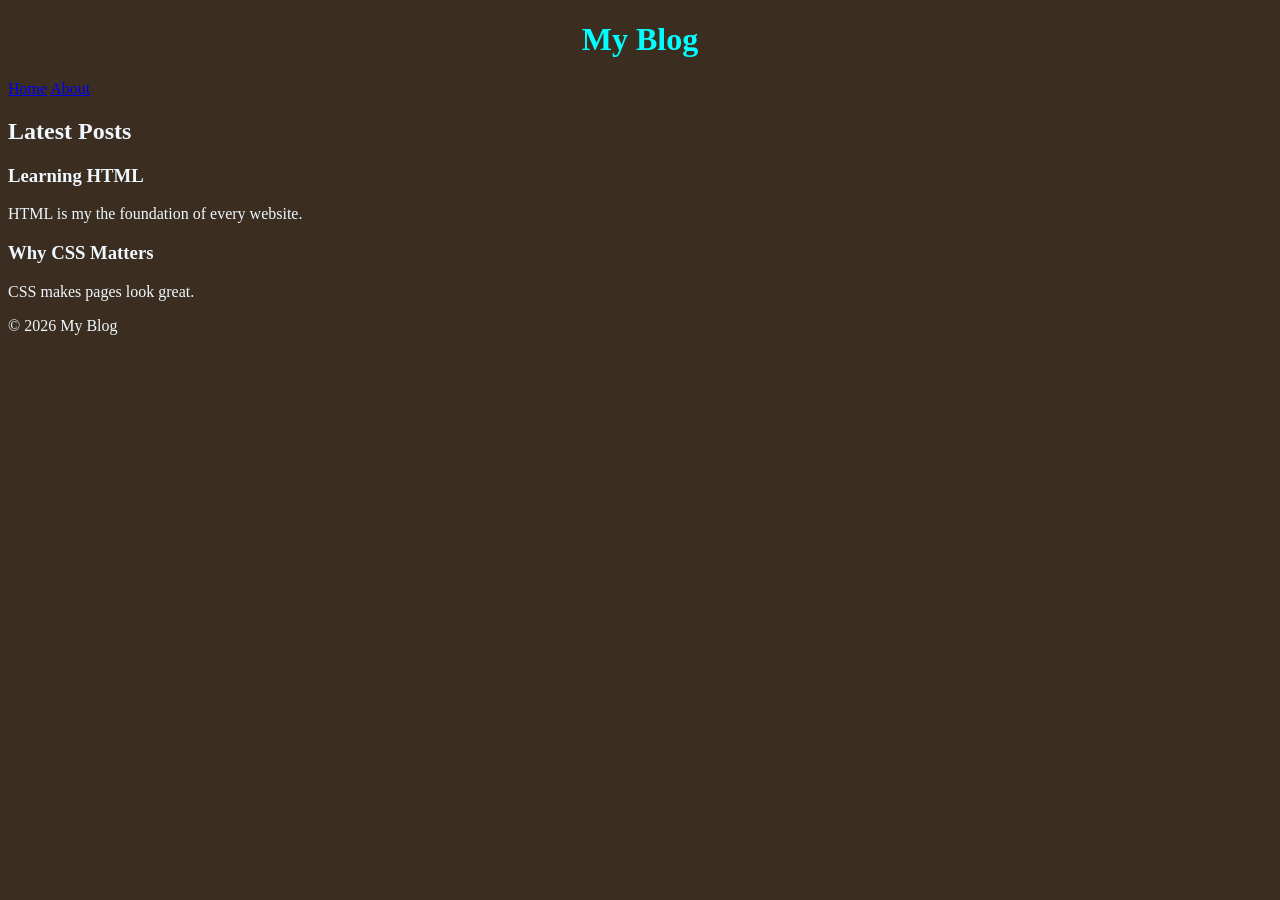
<file: Project/index.html>
<!DOCTYPE html>
<html lang="en">
<head>
    <meta charset="UTF-8">
    <meta name="viewport" content="width=device-width, initial-scale=1.0">
    <title>First Habbda ever</title>
    <link rel="stylesheet" href="css/Stylesheet.css">
</head>
<body>
    <header>
        <h1>My Blog</h1>
        <nav>
            <a href="index.html">Home</a>
            <a href="about.html">About</a>
        </nav>
    </header>
    <main>
        <section>
            <h2>Latest Posts</h2>
            <article>
                <h3>Learning HTML</h3>
                <P>HTML is my the foundation of every website.</P>
            </article>

            <article>
                <h3>Why CSS Matters</h3>
                <P>CSS makes pages look great.</P>
            </article>

        </section>
    </main>
    <footer>
        <p>&copy; 2026 My Blog</p>
    </footer>
</body>
</html>
</file>
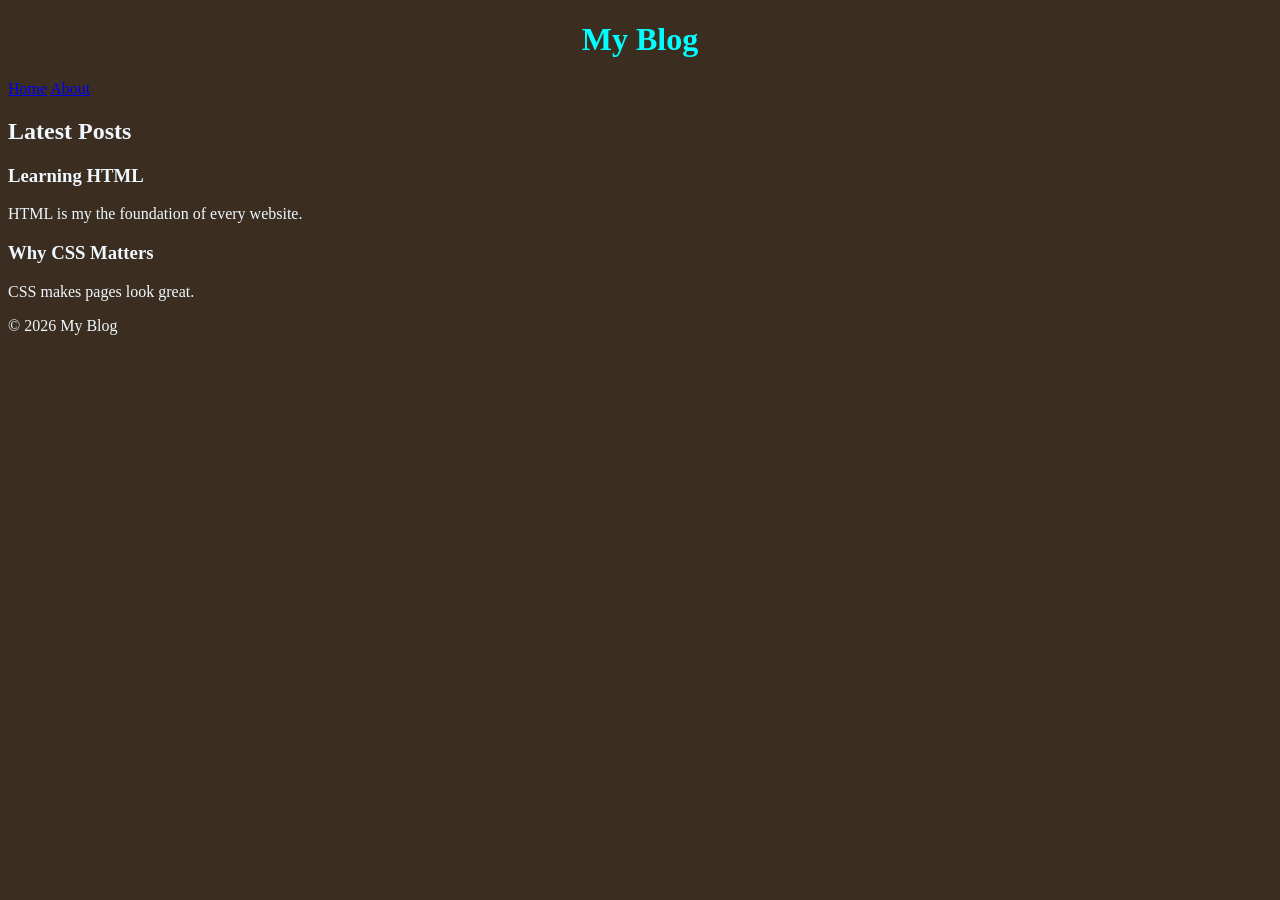
<file: Assignments/Lab1/index.html>
<!doctype html>
<html lang="en">
  <head>
    <meta charset="UTF-8" />
    <meta name="viewport" content="width=device-width, initial-scale=1.0" />
    <title>First Habbda ever</title>
    <link rel="stylesheet" href="css/stylesheet.css" />
  </head>
  <body>
    <header>
      <h1>My Blog</h1>
      <nav>
        <a href="index.html">Home</a>
        <a href="about.html">About</a>
      </nav>
    </header>
    <main>
      <section>
        <h2>Latest Posts</h2>
        <article>
          <h3>Learning HTML</h3>
          <p>HTML is my the foundation of every website.</p>
        </article>

        <article>
          <h3>Why CSS Matters</h3>
          <p>CSS makes pages look great.</p>
        </article>
      </section>
    </main>
    <footer>
      <p>&copy; 2026 My Blog</p>
    </footer>
  </body>
</html>
</file>
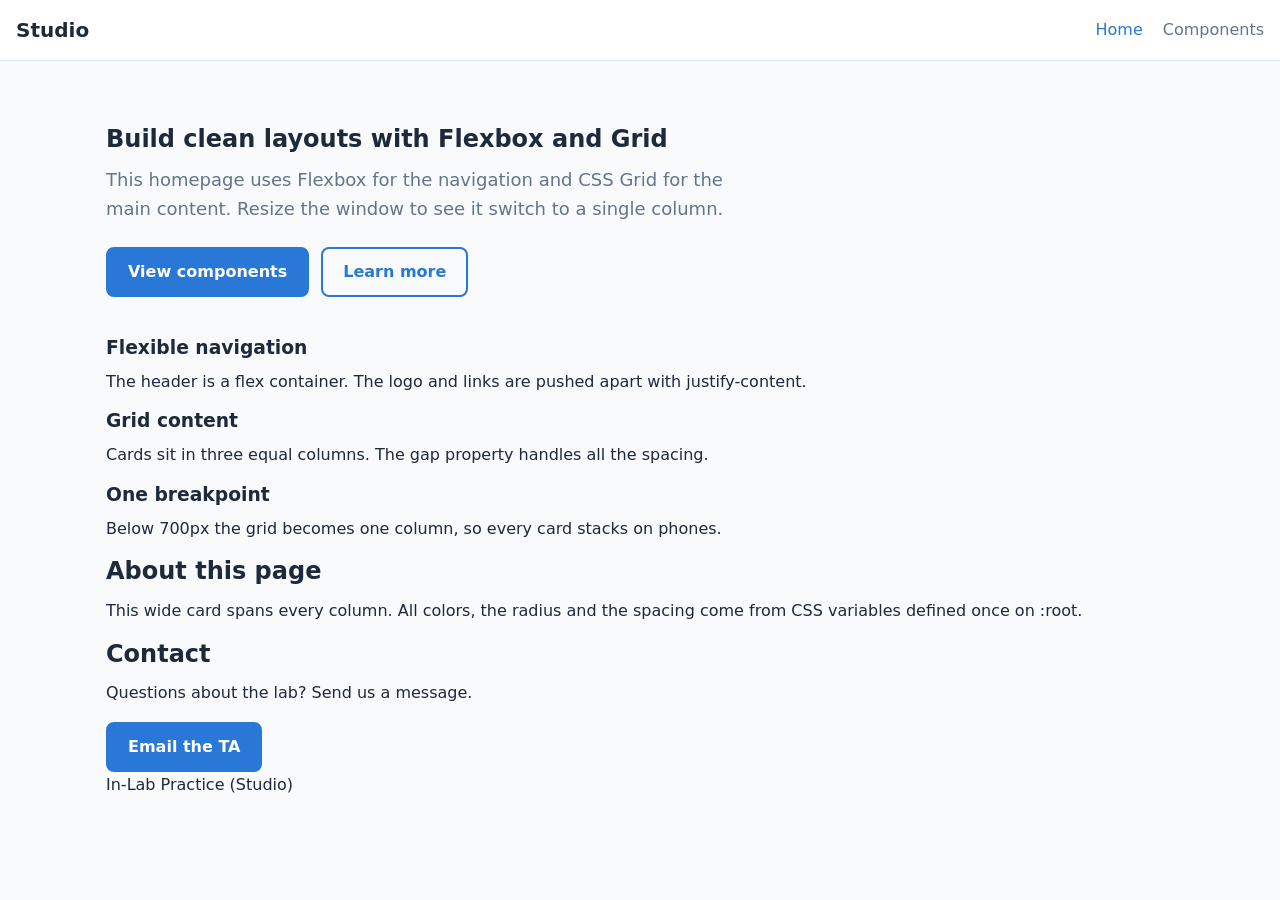
<file: Projects/Lab2/index.HTML>
<!DOCTYPE html>
<html lang="en">
  <head>
    <meta charset="UTF-8">
    <meta name="viewport" content="width=device-width, initial-scale=1">
    <title>Studio - Home</title>
    <link rel="stylesheet" href="css/Stylesheet.css">
  </head>
  <body>
    <header class="site-header">
      <a class="logo" href="index.html">Studio</a>
      <nav>
        <ul>
          <li><a class="active" href="index.html">Home</a></li>
          <li><a href="components.html">Components</a></li>
        </ul>
      </nav>
    </header>
    <div class="container">
      <section class="hero">
        <h1>Build clean layouts with Flexbox and Grid</h1>
        <p>This homepage uses Flexbox for the navigation and CSS Grid for the main content. Resize the window to see it switch to a single column.</p>
        <div class="actions">
          <a class="btn" href="components.html">View components</a>
          <a class="btn btn-outline" href="#about">Learn more</a>
        </div>
      </section>
      <main class="grid">
        <article class="card">
          <h3>Flexible navigation</h3>
          <p>The header is a flex container. The logo and links are pushed apart with justify-content.</p>
        </article>
        <article class="card">
          <h3>Grid content</h3>
          <p>Cards sit in three equal columns. The gap property handles all the spacing.</p>
        </article>
        <article class="card">
          <h3>One breakpoint</h3>
          <p>Below 700px the grid becomes one column, so every card stacks on phones.</p>
        </article>
        <section class="card wide" id="about">
          <h2>About this page</h2>
          <p>This wide card spans every column. All colors, the radius and the spacing come from CSS variables defined once on :root.</p>
        </section>
        <section class="card wide" id="contact">
          <h2>Contact</h2>
          <p>Questions about the lab? Send us a message.</p>
          <a class="btn" href="mailto:ta@example.com">Email the TA</a>
        </section>
      </main>
    </div>
    <footer class="site-footer">
      <div class="container">In-Lab Practice (Studio)</div>
    </footer>
  </body>
</html>
</file>
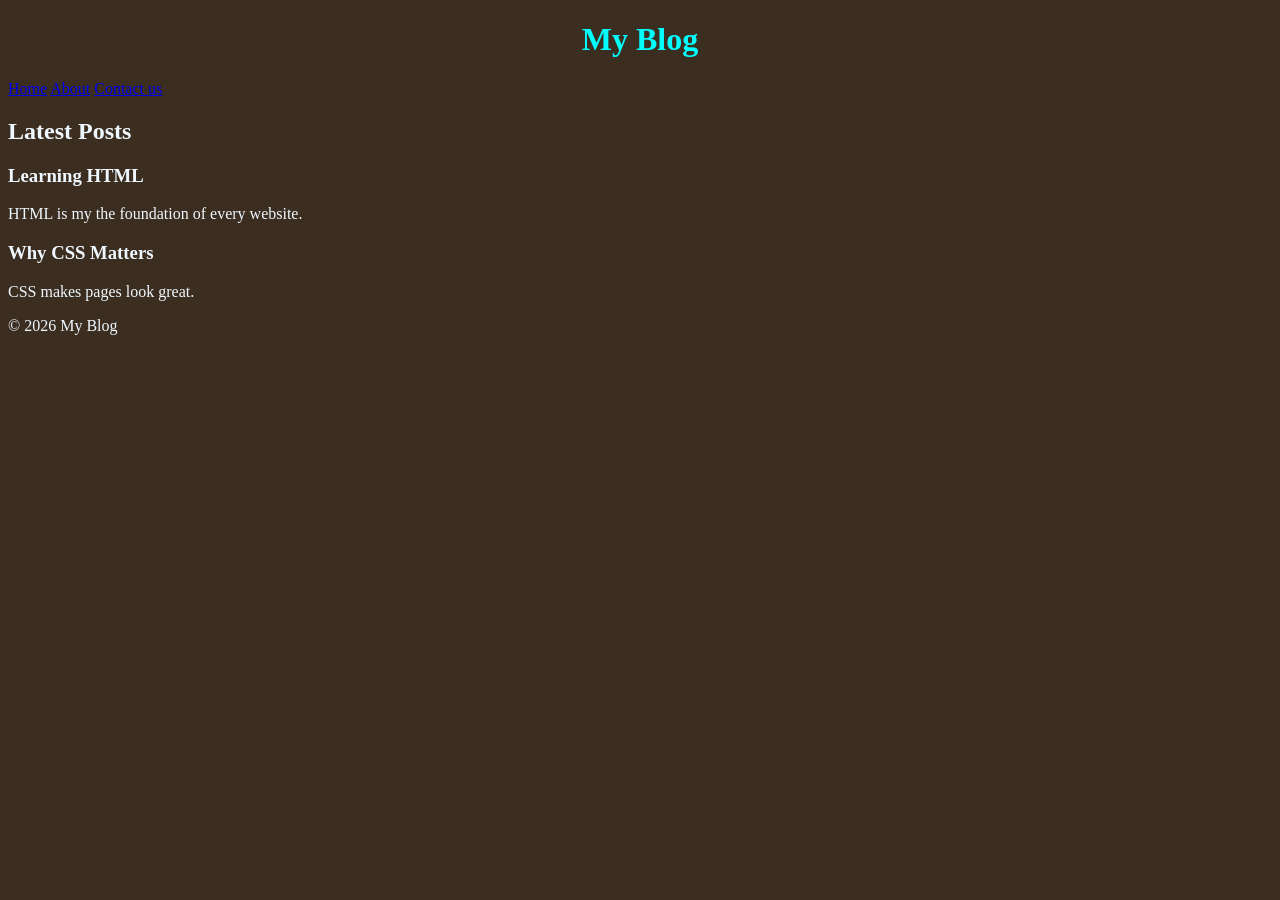
<file: Assignments/Assignment_01/Implementation/index.html>
<!doctype html>
<html lang="en">
  <head>
    <meta charset="UTF-8" />
    <meta name="viewport" content="width=device-width, initial-scale=1.0" />
    <title>First Habbda ever</title>
    <link rel="stylesheet" href="css/stylesheet.css" />
  </head>
  <body>
    <header>
      <h1>My Blog</h1>
      <nav>
        <a href="index.html">Home</a>
        <a href="about.html">About</a>
        <a href="contact.html">Contact us</a>
      </nav>
    </header>
    <main>
      <section>
        <h2>Latest Posts</h2>
        <article>
          <h3>Learning HTML</h3>
          <p>HTML is my the foundation of every website.</p>
        </article>

        <article>
          <h3>Why CSS Matters</h3>
          <p>CSS makes pages look great.</p>
        </article>
      </section>
    </main>
    <footer>
      <p>&copy; 2026 My Blog</p>
    </footer>
  </body>
</html>
</file>
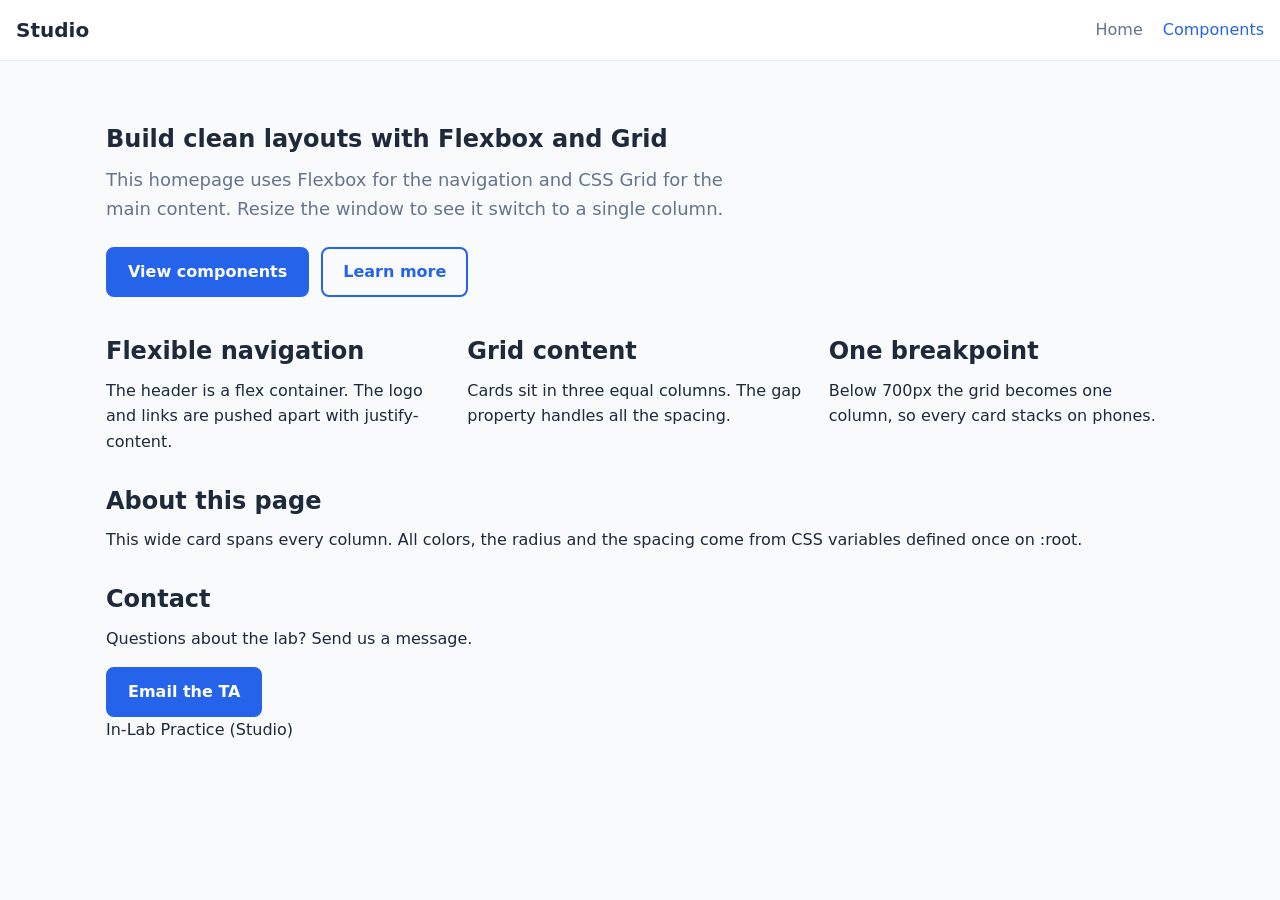
<file: Assignments/Assignment_02/Implementation/index.HTML>
<!DOCTYPE html>
<html lang="en">
  <head>
    <meta charset="UTF-8">
    <meta name="viewport" content="width=device-width, initial-scale=1">
    <meta name="description" content="Build clean layouts with Flexbox and CSS Grid. Explore responsive design tokens, component library, and dark mode support.">
    <title>Studio - Home</title>
    <link rel="stylesheet" href="css/Stylesheet.css">
  </head>
  <body>
    <header class="site-header">
      <a class="logo" href="index.html">Studio</a>
      <div style="display: flex; align-items: center; gap: 16px;">
        <nav>
          <ul>
            <li><a href="index.html">Home</a></li>
            <li><a class="active" href="components.html">Components</a></li>
          </ul>
        </nav>
      </div>
    </header>
    <div class="container">
      <section class="hero">
        <h1>Build clean layouts with Flexbox and Grid</h1>
        <p>This homepage uses Flexbox for the navigation and CSS Grid for the main content. Resize the window to see it switch to a single column.</p>
        <div class="actions">
          <a class="btn" href="components.html">View components</a>
          <a class="btn btn-outline" href="#about">Learn more</a>
        </div>
      </section>
      <main class="grid">
        <article class="card">
          <h2>Flexible navigation</h2>
          <p>The header is a flex container. The logo and links are pushed apart with justify-content.</p>
        </article>
        <article class="card">
          <h2>Grid content</h2>
          <p>Cards sit in three equal columns. The gap property handles all the spacing.</p>
        </article>
        <article class="card">
          <h2>One breakpoint</h2>
          <p>Below 700px the grid becomes one column, so every card stacks on phones.</p>
        </article>
        <section class="card wide" id="about">
          <h2>About this page</h2>
          <p>This wide card spans every column. All colors, the radius and the spacing come from CSS variables defined once on :root.</p>
        </section>
        <section class="card wide" id="contact">
          <h2>Contact</h2>
          <p>Questions about the lab? Send us a message.</p>
          <a class="btn" href="mailto:ta@example.com">Email the TA</a>
        </section>
      </main>
    </div>
    <footer class="site-footer">
      <div class="container">In-Lab Practice (Studio)</div>
    </footer>
  </body>
</html>
</file>
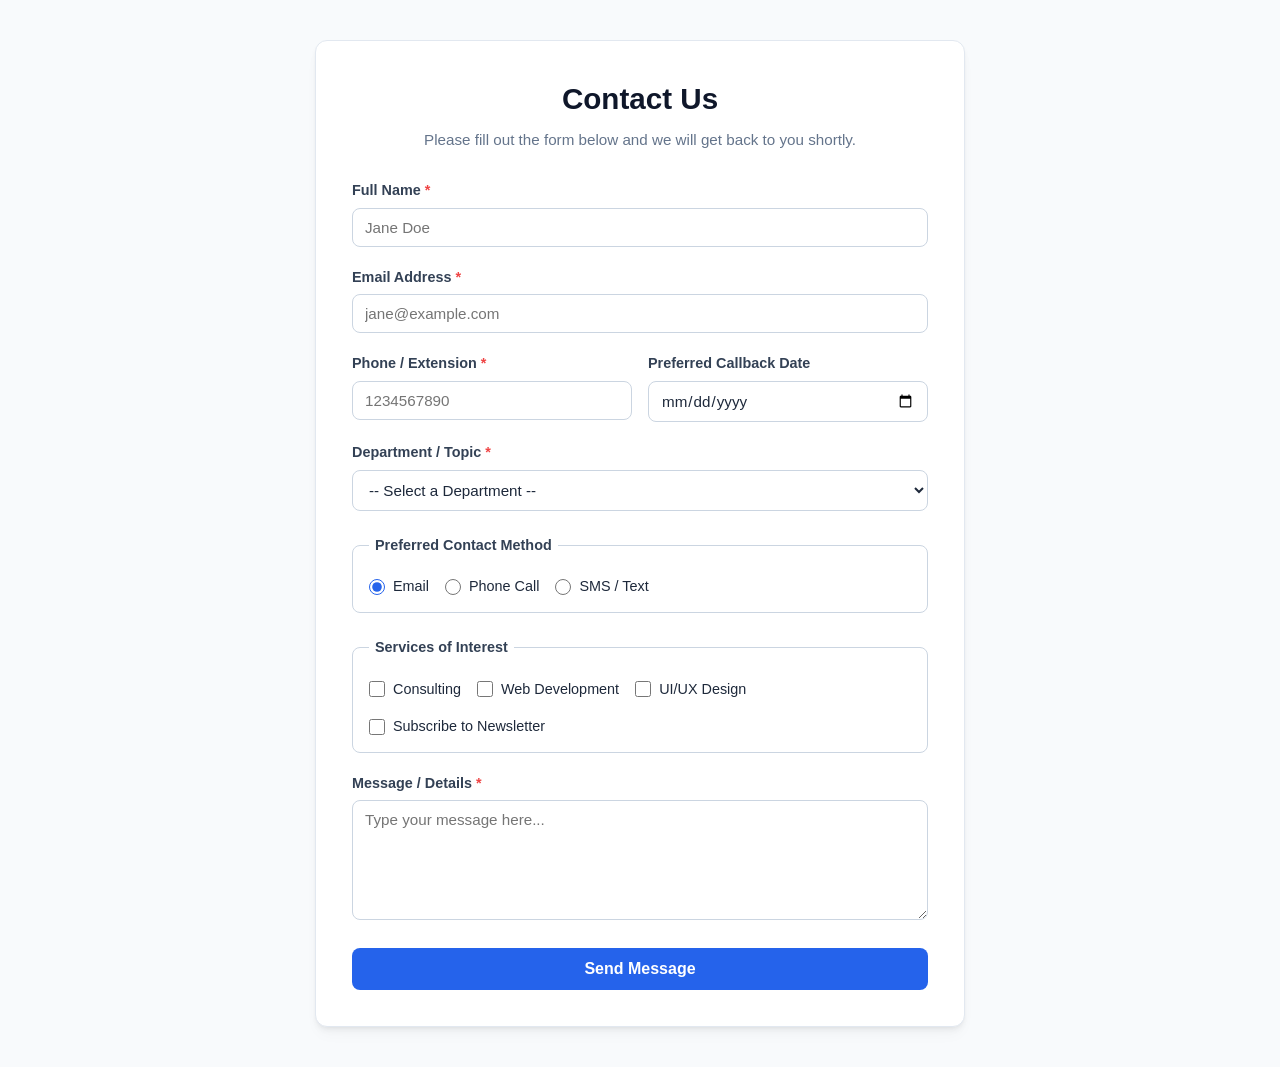
<file: Assignments/Lab1/contact.html>
<!doctype html>
<html lang="en">
  <head>
    <meta charset="UTF-8" />
    <meta name="viewport" content="width=device-width, initial-scale=1.0" />
    <title>Contact Us</title>
    <link rel="stylesheet" href="css/contact.css" />
  </head>
  <body>
    <div class="form-container">
      <header class="form-header">
        <h1>Contact Us</h1>
        <p>
          Please fill out the form below and we will get back to you shortly.
        </p>
      </header>

      <form action="#" method="POST">
        <!-- Text Input -->
        <div class="form-group">
          <label for="fullName"
            >Full Name <span class="required">*</span></label
          >
          <input
            type="text"
            id="fullName"
            name="fullName"
            placeholder="Jane Doe"
            required
          />
        </div>

        <!-- Email Input -->
        <div class="form-group">
          <label for="email"
            >Email Address <span class="required">*</span></label
          >
          <input
            type="email"
            id="email"
            name="email"
            placeholder="jane@example.com"
            required
          />
        </div>

        <div class="form-row">
          <!-- Number Input -->
          <div class="form-group">
            <label for="phone"
              >Phone / Extension <span class="required">*</span></label
            >
            <input
              type="number"
              id="phone"
              name="phone"
              placeholder="1234567890"
              min="0"
              required
            />
          </div>

          <!-- Date Input -->
          <div class="form-group">
            <label for="preferredDate">Preferred Callback Date</label>
            <input type="date" id="preferredDate" name="preferredDate" />
          </div>
        </div>

        <!-- Dropdown Menu (Select) -->
        <div class="form-group">
          <label for="department"
            >Department / Topic <span class="required">*</span></label
          >
          <select id="department" name="department" required>
            <option value="" disabled selected>
              -- Select a Department --
            </option>
            <option value="support">Customer Support</option>
            <option value="sales">Sales & Inquiries</option>
            <option value="billing">Billing & Accounting</option>
            <option value="feedback">General Feedback</option>
          </select>
        </div>

        <!-- Radio Buttons -->
        <fieldset>
          <legend>Preferred Contact Method</legend>
          <div class="choice-group">
            <label class="choice-label">
              <input type="radio" name="contactMethod" value="email" checked />
              Email
            </label>
            <label class="choice-label">
              <input type="radio" name="contactMethod" value="phone" />
              Phone Call
            </label>
            <label class="choice-label">
              <input type="radio" name="contactMethod" value="sms" />
              SMS / Text
            </label>
          </div>
        </fieldset>

        <!-- Checkboxes -->
        <fieldset>
          <legend>Services of Interest</legend>
          <div class="choice-group">
            <label class="choice-label">
              <input type="checkbox" name="services" value="consulting" />
              Consulting
            </label>
            <label class="choice-label">
              <input type="checkbox" name="services" value="web-dev" />
              Web Development
            </label>
            <label class="choice-label">
              <input type="checkbox" name="services" value="design" />
              UI/UX Design
            </label>
            <label class="choice-label">
              <input type="checkbox" name="services" value="newsletter" />
              Subscribe to Newsletter
            </label>
          </div>
        </fieldset>

        <!-- Large Text Box (Textarea) -->
        <div class="form-group">
          <label for="message"
            >Message / Details <span class="required">*</span></label
          >
          <textarea
            id="message"
            name="message"
            placeholder="Type your message here..."
            rows="5"
            required
          ></textarea>
        </div>

        <!-- Submit Button -->
        <button type="submit" class="submit-btn">Send Message</button>
      </form>
    </div>
  </body>
</html>
</file>
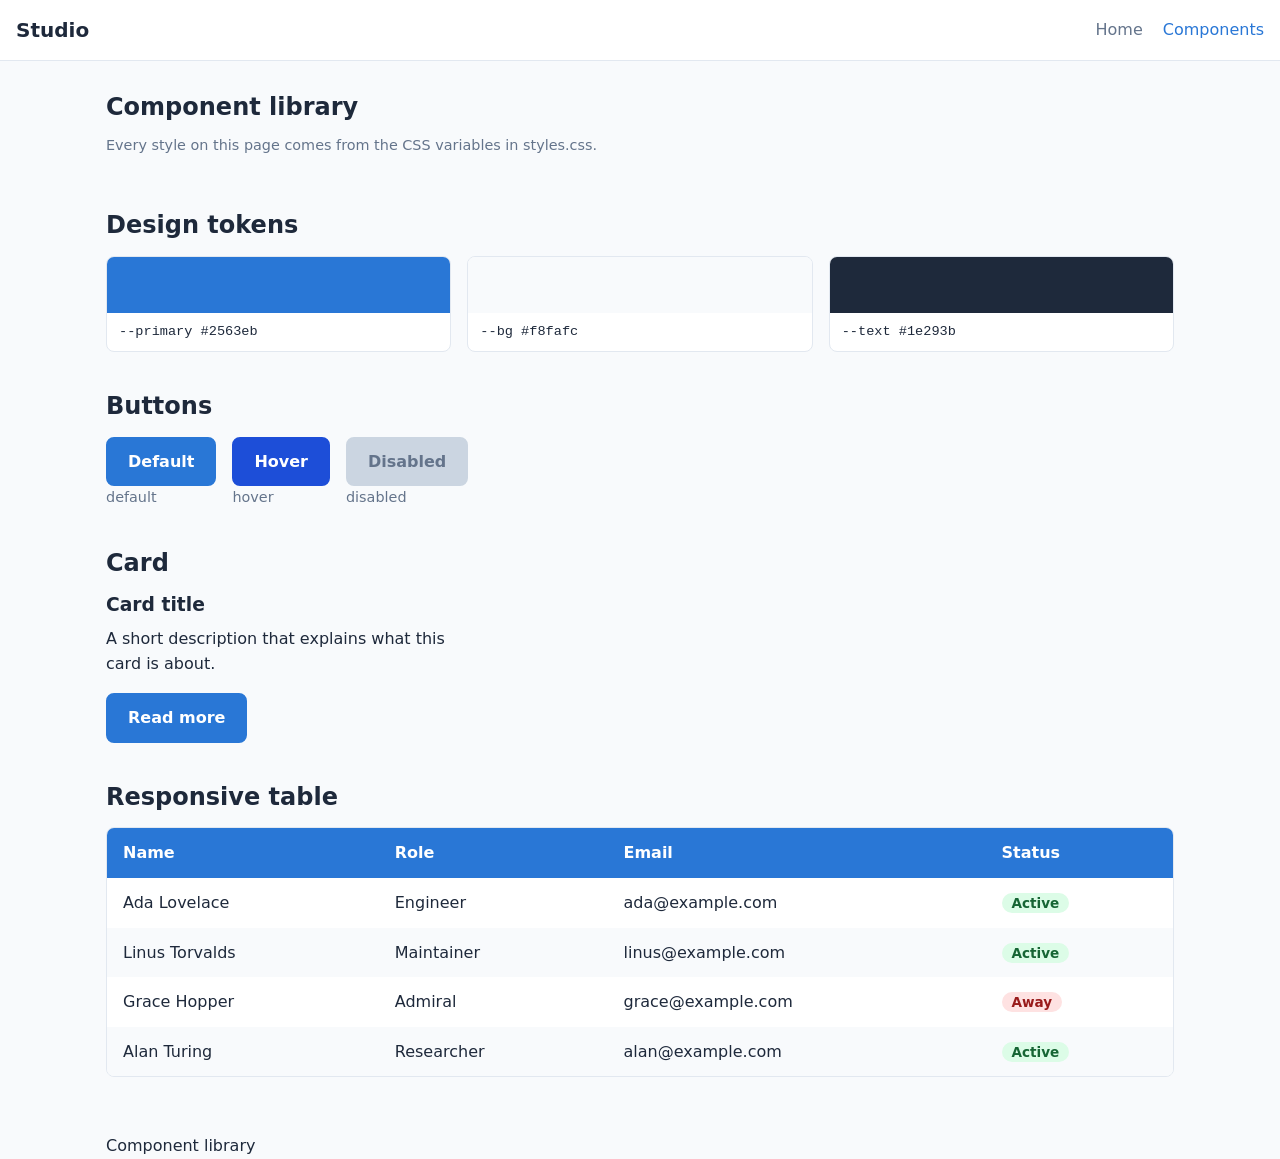
<file: Projects/Lab2/components.html>
<!DOCTYPE html>
<html lang="en">
  <head>
    <meta charset="UTF-8">
    <meta name="viewport" content="width=device-width, initial-scale=1">
    <title>Studio - Component library</title>
    <link rel="stylesheet" href="css/Stylesheet.css">
  </head>
  <body>
    <header class="site-header">
      <a class="logo" href="index.html">Studio</a>
      <nav>
        <ul>
        <li><a href="index.html">Home</a></li>
        <li><a class="active" href="components.html">Components</a></li>
        </ul>
      </nav>
    </header>
    <main class="container">
      <section class="section">
        <h1>Component library</h1>
        <p class="label">Every style on this page comes from the CSS variables 
        in styles.css.</p>
      </section>
      <!-- Design tokens -->
      <section class="section">
        <h2>Design tokens</h2>
        <div class="swatches">
          <div class="swatch"><i style="background: var(--primary)"></i><code>--primary #2563eb</code></div>
          <div class="swatch"><i style="background: var(--bg)"></i><code>--bg #f8fafc</code></div>
          <div class="swatch"><i style="background: var(--text)"></i><code>--text #1e293b</code></div>
        </div>
      </section>
      <!-- Buttons in three states -->
      <section class="section">
        <h2>Buttons</h2>
        <div class="row">
          <div>
            <button class="btn">Default</button>
            <div class="label">default</div>
          </div>
          <div>
            <button class="btn is-hover">Hover</button>
            <div class="label">hover</div>
          </div>
          <div>
            <button class="btn" disabled>Disabled</button>
            <div class="label">disabled</div>
          </div>
        </div>
      </section>
      <!-- One card component -->
      <section class="section">
        <h2>Card</h2>
        <article class="card" style="max-width: 360px">
          <h3>Card title</h3>
          <p>A short description that explains what this card is about.</p>
          <a class="btn" href="#">Read more</a>
        </article>
      </section>
      <!-- One responsive table -->
      <section class="section">
        <h2>Responsive table</h2>
        <div class="table-wrap">
          <table>
            <thead>
              <tr><th>Name</th><th>Role</th><th>Email</th><th>Status</th></tr>
            </thead>
            <tbody>
              <tr><td>Ada Lovelace</td><td>Engineer</td>
              <td>ada@example.com</td><td><span class="badge">Active</span></td></tr>
              <tr><td>Linus Torvalds</td><td>Maintainer</td>
              <td>linus@example.com</td><td><span class="badge">Active</span></td></tr>
              <tr><td>Grace Hopper</td><td>Admiral</td>
              <td>grace@example.com</td><td><span class="badge off">Away</span></td></tr>
              <tr><td>Alan Turing</td><td>Researcher</td>
              <td>alan@example.com</td><td><span class="badge">Active</span></td></tr>
            </tbody>
          </table>
        </div>
      </section>
    </main>
    <footer class="site-footer" style="margin-top: 48px">
      <div class="container">Component library</div>
    </footer>
  </body>
</html>
</file>
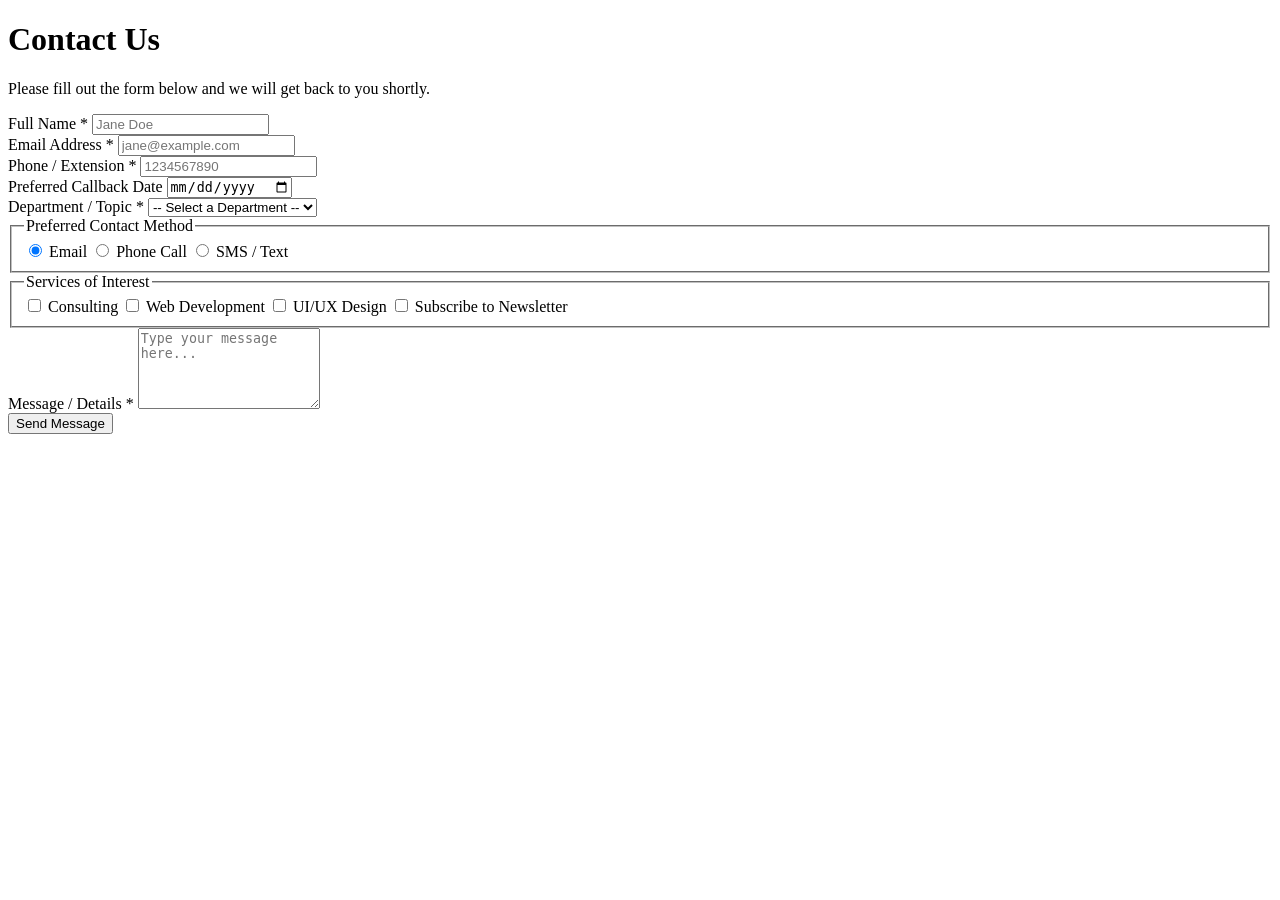
<file: Assignments/Assignment_01/Implementation/contact.html>
<!doctype html>
<html lang="en">
  <head>
    <meta charset="UTF-8" />
    <meta name="viewport" content="width=device-width, initial-scale=1.0" />
    <title>Contact Us</title>
  </head>
  <body>
    <div class="form-container">
      <header class="form-header">
        <h1>Contact Us</h1>
        <p>
          Please fill out the form below and we will get back to you shortly.
        </p>
      </header>

      <form action="#" method="POST">
        <!-- Text Input -->
        <div class="form-group">
          <label for="fullName"
            >Full Name <span class="required">*</span></label
          >
          <input
            type="text"
            id="fullName"
            name="fullName"
            placeholder="Jane Doe"
            required
          />
        </div>

        <!-- Email Input -->
        <div class="form-group">
          <label for="email"
            >Email Address <span class="required">*</span></label
          >
          <input
            type="email"
            id="email"
            name="email"
            placeholder="jane@example.com"
            required
          />
        </div>

        <div class="form-row">
          <!-- Number Input -->
          <div class="form-group">
            <label for="phone"
              >Phone / Extension <span class="required">*</span></label
            >
            <input
              type="number"
              id="phone"
              name="phone"
              placeholder="1234567890"
              min="0"
              required
            />
          </div>

          <!-- Date Input -->
          <div class="form-group">
            <label for="preferredDate">Preferred Callback Date</label>
            <input type="date" id="preferredDate" name="preferredDate" />
          </div>
        </div>

        <!-- Dropdown Menu (Select) -->
        <div class="form-group">
          <label for="department"
            >Department / Topic <span class="required">*</span></label
          >
          <select id="department" name="department" required>
            <option value="" disabled selected>
              -- Select a Department --
            </option>
            <option value="support">Customer Support</option>
            <option value="sales">Sales & Inquiries</option>
            <option value="billing">Billing & Accounting</option>
            <option value="feedback">General Feedback</option>
          </select>
        </div>

        <!-- Radio Buttons -->
        <fieldset>
          <legend>Preferred Contact Method</legend>
          <div class="choice-group">
            <label class="choice-label">
              <input type="radio" name="contactMethod" value="email" checked />
              Email
            </label>
            <label class="choice-label">
              <input type="radio" name="contactMethod" value="phone" />
              Phone Call
            </label>
            <label class="choice-label">
              <input type="radio" name="contactMethod" value="sms" />
              SMS / Text
            </label>
          </div>
        </fieldset>

        <!-- Checkboxes -->
        <fieldset>
          <legend>Services of Interest</legend>
          <div class="choice-group">
            <label class="choice-label">
              <input type="checkbox" name="services" value="consulting" />
              Consulting
            </label>
            <label class="choice-label">
              <input type="checkbox" name="services" value="web-dev" />
              Web Development
            </label>
            <label class="choice-label">
              <input type="checkbox" name="services" value="design" />
              UI/UX Design
            </label>
            <label class="choice-label">
              <input type="checkbox" name="services" value="newsletter" />
              Subscribe to Newsletter
            </label>
          </div>
        </fieldset>

        <!-- Large Text Box (Textarea) -->
        <div class="form-group">
          <label for="message"
            >Message / Details <span class="required">*</span></label
          >
          <textarea
            id="message"
            name="message"
            placeholder="Type your message here..."
            rows="5"
            required
          ></textarea>
        </div>

        <!-- Submit Button -->
        <button type="submit" class="submit-btn">Send Message</button>
      </form>
    </div>
  </body>
</html>
</file>
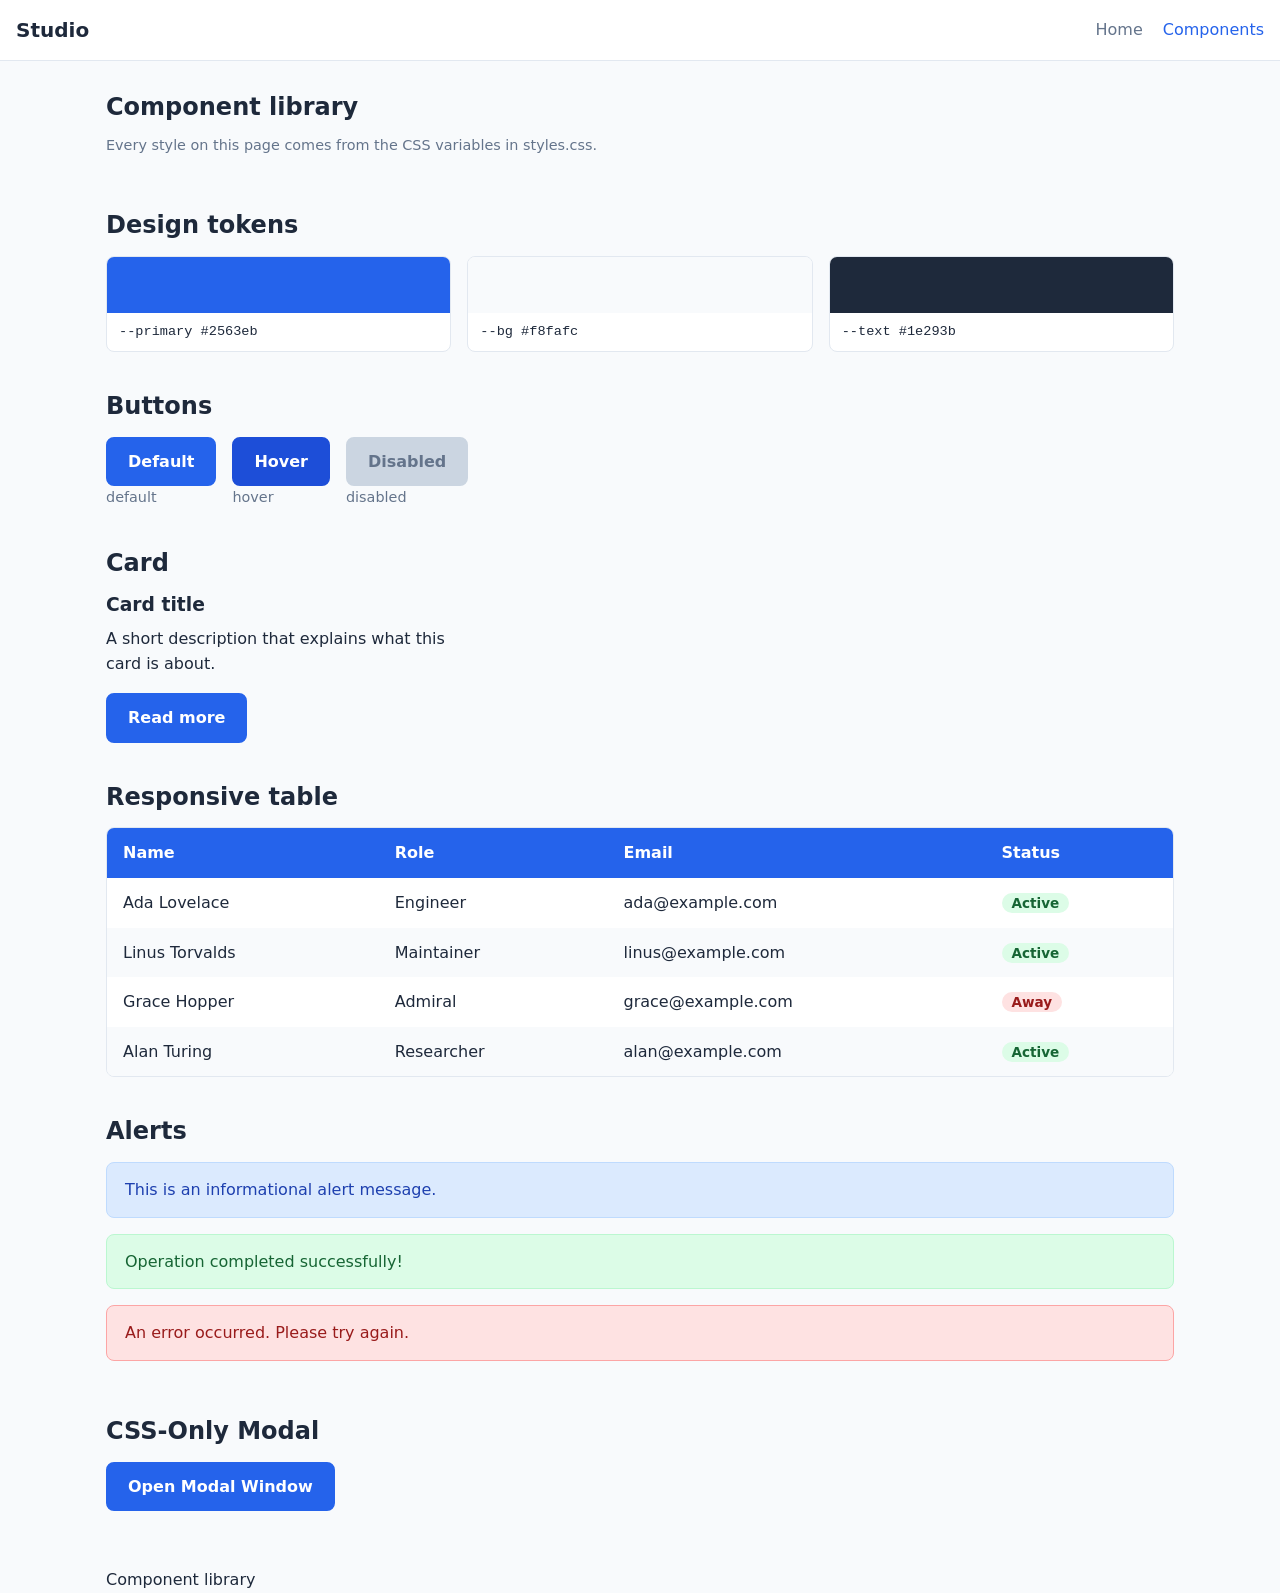
<file: Assignments/Assignment_02/Implementation/components.html>
<!DOCTYPE html>
<html lang="en">
  <head>
    <meta charset="UTF-8">
    <meta name="viewport" content="width=device-width, initial-scale=1">
    <meta name="description" content="Build clean layouts with Flexbox and CSS Grid. Explore responsive design tokens, component library, and dark mode support.">
    <title>Studio - Component library</title>
    <link rel="stylesheet" href="css/Stylesheet.css">
  </head>
  <body>
    <header class="site-header">
      <a class="logo" href="index.html">Studio</a>
      <nav>
        <ul>
        <li><a href="index.html">Home</a></li>
        <li><a class="active" href="components.html">Components</a></li>
        </ul>
      </nav>
    </header>
    <main class="container">
      <section class="section">
        <h1>Component library</h1>
        <p class="label">Every style on this page comes from the CSS variables 
        in styles.css.</p>
      </section>
      <!-- Design tokens -->
      <section class="section">
        <h2>Design tokens</h2>
        <div class="swatches">
          <div class="swatch"><i style="background: var(--primary)"></i><code>--primary #2563eb</code></div>
          <div class="swatch"><i style="background: var(--bg)"></i><code>--bg #f8fafc</code></div>
          <div class="swatch"><i style="background: var(--text)"></i><code>--text #1e293b</code></div>
        </div>
      </section>
      <!-- Buttons in three states -->
      <section class="section">
        <h2>Buttons</h2>
        <div class="row">
          <div>
            <button class="btn">Default</button>
            <div class="label">default</div>
          </div>
          <div>
            <button class="btn is-hover">Hover</button>
            <div class="label">hover</div>
          </div>
          <div>
            <button class="btn" disabled>Disabled</button>
            <div class="label">disabled</div>
          </div>
        </div>
      </section>
      <!-- One card component -->
      <section class="section">
        <h2>Card</h2>
        <article class="card" style="max-width: 360px">
          <h3>Card title</h3>
          <p>A short description that explains what this card is about.</p>
          <a class="btn" href="#">Read more</a>
        </article>
      </section>
      <!-- One responsive table -->
      <section class="section">
        <h2>Responsive table</h2>
        <div class="table-wrap">
          <table>
            <thead>
              <tr><th>Name</th><th>Role</th><th>Email</th><th>Status</th></tr>
            </thead>
            <tbody>
              <tr><td>Ada Lovelace</td><td>Engineer</td>
              <td>ada@example.com</td><td><span class="badge">Active</span></td></tr>
              <tr><td>Linus Torvalds</td><td>Maintainer</td>
              <td>linus@example.com</td><td><span class="badge">Active</span></td></tr>
              <tr><td>Grace Hopper</td><td>Admiral</td>
              <td>grace@example.com</td><td><span class="badge off">Away</span></td></tr>
              <tr><td>Alan Turing</td><td>Researcher</td>
              <td>alan@example.com</td><td><span class="badge">Active</span></td></tr>
            </tbody>
          </table>
        </div>
      </section>
      <!-- Alerts Section -->
      <section class="section">
        <h2>Alerts</h2>
        <div class="alert alert-info">This is an informational alert message.</div>
        <div class="alert alert-success">Operation completed successfully!</div>
        <div class="alert alert-danger">An error occurred. Please try again.</div>
      </section>

      <!-- CSS Modal Section -->
      <section class="section" id="modal-section">
        <h2>CSS-Only Modal</h2>
        <a href="#demo-modal" class="btn">Open Modal Window</a>

        <div id="demo-modal" class="modal-overlay">
          <div class="modal-box">
            <a href="#modal-section" class="modal-close" aria-label="Close modal">&times;</a>
            <h3>Modal Title</h3>
            <p>This modal is built entirely using CSS without any JavaScript.</p>
            <a href="#modal-section" class="btn">Close</a>
          </div>
        </div>
      </section>
    </main>
    <footer class="site-footer" style="margin-top: 48px">
      <div class="container">Component library</div>
    </footer>
  </body>
</html>
</file>
<file: Project/css/Stylesheet.css>
h1{
    color: rgb(0, 255, 255);
    width: 100%;
    text-align: center;
}
body{
    background-color: rgb(59, 46, 33);
    color: aliceblue;
}
</file>
<file: Assignments/Lab1/css/stylesheet.css>
h1{
    color: rgb(0, 255, 255);
    width: 100%;
    text-align: center;
}
body{
    background-color: rgb(59, 46, 33);
    color: aliceblue;
}
</file>
<file: Projects/Lab2/css/Stylesheet.css>
:root {
--primary: #2977d6;
--bg: #f8fafc;
--text: #1e293b;
--radius: 8px;
/* extra variables we will also use */
--primary-dark: #1d4ed8;
--surface: #ffffff;
--border: #e2e8f0;
--muted: #64748b;
--space: 16px;
}
* { box-sizing: border-box; }
body {
margin: 0;
font-family: system-ui, -apple-system, "Segoe UI", sans-serif;
background: var(--bg);
color: var(--text);
line-height: 1.6;
}
h1, h2, h3 { line-height: 1.2; margin: 0 0 .5em; }
.site-header {
display: flex;
justify-content: space-between; /* logo left, links right */
align-items: center; /* vertically centered */
flex-wrap: wrap; /* wrap if the screen is too narrow */
gap: var(--space);
padding: 14px var(--space);
background: var(--surface);
border-bottom: 1px solid var(--border);
}
p { margin: 0 0 1em; }
a { color: var(--primary); }
.container { max-width: 1100px; margin: 0 auto; padding: 0 var(--space); }

.logo { font-weight: 700; font-size: 1.25rem; color: var(--text); text-decoration: none; }

.site-header ul { display: flex; gap: 20px; list-style: none; margin: 0;
padding: 0; }
.site-header a:not(.logo) { text-decoration: none; color: var(--muted);
padding: 4px 0; }
.site-header a:not(.logo):hover,
.site-header a.active { color: var(--primary); border-bottom: 2px solid var(-
-primary); }
.hero { padding: 64px 0 40px; }
.hero p { max-width: 55ch; color: var(--muted); font-size: 1.125rem; }
.hero .actions { display: flex; gap: 12px; flex-wrap: wrap; margin-top: 24px;
}
/* ---------- Buttons ---------- */
.btn {
display: inline-block;
padding: 10px 20px;
font: inherit;
font-weight: 600;
color: #fff;
background: var(--primary);
border: 2px solid var(--primary);
border-radius: var(--radius);
text-decoration: none;
cursor: pointer;
transition: background .15s, border-color .15s;
}
/* hover state (.is-hover lets us show the hover look without a mouse) */
.btn:hover:not(:disabled),
.btn.is-hover {
background: var(--primary-dark);
border-color: var(--primary-dark);
}
.btn:focus-visible { outline: 3px solid #93b4f8; outline-offset: 2px; }
/* disabled state */
.btn:disabled {
background: #cbd5e1;
border-color: #cbd5e1;
color: #64748b;
cursor: not-allowed;
}
.btn-outline { background: transparent; color: var(--primary); }
.btn-outline:hover:not(:disabled) { background: var(--primary); color: #fff;
}
/* ---------- Responsive table ---------- */
.table-wrap {
overflow-x: auto;                 
/* scrolls sideways on small screens */
border: 1px solid var(--border);
border-radius: var(--radius);
background: var(--surface);
}
table { width: 100%; min-width: 520px; border-collapse: collapse; }
th, td { padding: 12px 16px; text-align: left; }
th { background: var(--primary); color: #fff; white-space: nowrap; }
tbody tr:nth-child(even) { background: var(--bg); }   /* zebra rows */
tbody tr:hover { background: #e0e9fd; }
.badge { padding: 2px 10px; border-radius: 999px; font-size: .85rem; font-weight: 600; background: #dcfce7; color: #166534; }
.badge.off { background: #fee2e2; color: #991b1b; }
/* ---------- Components page helpers ---------- */
.section { padding: 32px 0 8px; }
.section > h2 { margin-bottom: 16px; }
.row { display: flex; flex-wrap: wrap; gap: 16px; align-items: center; }
.label { color: var(--muted); font-size: .9rem; }
.swatches { display: grid; grid-template-columns: repeat(auto-fit, 
minmax(140px, 1fr)); gap: 16px; }
.swatch { border: 1px solid var(--border); border-radius: var(--radius); 
overflow: hidden; background: var(--surface); }
.swatch i { display: block; height: 56px; }
.swatch code { display: block; padding: 8px 12px; font-size: .85rem; }
</file>
<file: Assignments/Assignment_01/Implementation/css/stylesheet.css>
h1{
    color: rgb(0, 255, 255);
    width: 100%;
    text-align: center;
}
body{
    background-color: rgb(59, 46, 33);
    color: aliceblue;
}
</file>
<file: Assignments/Assignment_02/Implementation/css/Stylesheet.css>
:root {
--primary: #2563eb;
--bg: #f8fafc;
--text: #1e293b;
--radius: 8px;
--primary-dark: #1d4ed8;
--surface: #ffffff;
--border: #e2e8f0;
--muted: #64748b;
--space: 16px;
}
* { box-sizing: border-box; }
body {
margin: 0;
font-family: system-ui, -apple-system, "Segoe UI", sans-serif;
background: var(--bg);
color: var(--text);
line-height: 1.6;
}
h1, h2, h3 { line-height: 1.2; margin: 0 0 .5em; }
.site-header {
display: flex;
justify-content: space-between;
align-items: center;
flex-wrap: wrap;
gap: var(--space);
padding: 14px var(--space);
background: var(--surface);
border-bottom: 1px solid var(--border);
}
p { margin: 0 0 1em; }
a { color: var(--primary); }
.container { max-width: 1100px; margin: 0 auto; padding: 0 var(--space); }

.logo { font-weight: 700; font-size: 1.25rem; color: var(--text); text-decoration: none; }

.site-header ul { display: flex; gap: 20px; list-style: none; margin: 0;
padding: 0; }
.site-header a:not(.logo) { text-decoration: none; color: var(--muted);
padding: 4px 0; }
.site-header a:not(.logo):hover,
.site-header a.active { color: var(--primary); border-bottom: 2px solid var(-
-primary); }
.hero { padding: 64px 0 40px; }
.hero p { max-width: 55ch; color: var(--muted); font-size: 1.125rem; }
.hero .actions { display: flex; gap: 12px; flex-wrap: wrap; margin-top: 24px;
}

.btn {
display: inline-block;
padding: 10px 20px;
font: inherit;
font-weight: 600;
color: #fff;
background: var(--primary);
border: 2px solid var(--primary);
border-radius: var(--radius);
text-decoration: none;
cursor: pointer;
transition: background .15s, border-color .15s;
}

.btn:hover:not(:disabled),
.btn.is-hover {
background: var(--primary-dark);
border-color: var(--primary-dark);
}
.btn:focus-visible { outline: 3px solid #93b4f8; outline-offset: 2px; }

.btn:disabled {
background: #cbd5e1;
border-color: #cbd5e1;
color: #64748b;
cursor: not-allowed;
}
.btn-outline { background: transparent; color: var(--primary); }
.btn-outline:hover:not(:disabled) { background: var(--primary); color: #fff;
}

.table-wrap {
overflow-x: auto;                 

border: 1px solid var(--border);
border-radius: var(--radius);
background: var(--surface);
}
table { width: 100%; min-width: 520px; border-collapse: collapse; }
th, td { padding: 12px 16px; text-align: left; }
th { background: var(--primary); color: #fff; white-space: nowrap; }
tbody tr:nth-child(even) { background: var(--bg); }   /* zebra rows */
tbody tr:hover { background: #e0e9fd; }
.badge { padding: 2px 10px; border-radius: 999px; font-size: .85rem; font-weight: 600; background: #dcfce7; color: #166534; }
.badge.off { background: #fee2e2; color: #991b1b; }

.section { padding: 32px 0 8px; }
.section > h2 { margin-bottom: 16px; }
.row { display: flex; flex-wrap: wrap; gap: 16px; align-items: center; }
.label { color: var(--muted); font-size: .9rem; }
.swatches { display: grid; grid-template-columns: repeat(auto-fit, 
minmax(140px, 1fr)); gap: 16px; }
.swatch { border: 1px solid var(--border); border-radius: var(--radius); 
overflow: hidden; background: var(--surface); }
.swatch i { display: block; height: 56px; }
.swatch code { display: block; padding: 8px 12px; font-size: .85rem; }

.grid {
  display: grid;
  gap: var(--space);
  grid-template-columns: 1fr; /* Default Mobile */
}

/* Tablet screens (2 columns) */
@media (min-width: 640px) {
  .grid {
    grid-template-columns: repeat(2, 1fr);
  }
}

/* Desktop screens (3 columns) */
@media (min-width: 1024px) {
  .grid {
    grid-template-columns: repeat(3, 1fr);
  }
  .card.wide {
    grid-column: span 3;
  }
}

.form-container {
  max-width: 600px;
  margin: 32px auto;
  padding: calc(var(--space) * 1.5);
  background: var(--surface);
  border: 1px solid var(--border);
  border-radius: var(--radius);
}

.form-group {
  margin-bottom: 16px;
  display: flex;
  flex-direction: column;
  gap: 6px;
}

.form-group label,
legend {
  font-weight: 600;
  font-size: 0.95rem;
  color: var(--text);
}

fieldset {
  border: 1px solid var(--border);
  border-radius: var(--radius);
  padding: 12px 16px;
  margin-bottom: 16px;
}

.choice-group {
  display: flex;
  flex-wrap: wrap;
  gap: 12px;
  margin-top: 8px;
}

.choice-label {
  display: flex;
  align-items: center;
  gap: 6px;
  font-weight: normal;
  cursor: pointer;
}

input[type="text"],
input[type="email"],
input[type="number"],
input[type="date"],
select,
textarea {
  width: 100%;
  padding: 10px 12px;
  border: 1px solid var(--border);
  border-radius: var(--radius);
  background: var(--surface);
  color: var(--text);
  font: inherit;
}

input:focus,
select:focus,
textarea:focus {
  outline: 2px solid var(--primary);
  border-color: transparent;
}

.required {
  color: #dc2626;
}

.submit-btn {
  width: 100%;
  padding: 12px;
  background: var(--primary);
  color: #ffffff;
  border: none;
  border-radius: var(--radius);
  font-weight: 600;
  cursor: pointer;
  transition: background 0.15s;
}

.submit-btn:hover {
  background: var(--primary-dark);
}

.modal-overlay {
  position: fixed;
  top: 0;
  left: 0;
  width: 100%;
  height: 100%;
  background: rgba(0, 0, 0, 0.6);
  display: flex;
  align-items: center;
  justify-content: center;
  opacity: 0;
  pointer-events: none;
  transition: opacity 0.25s ease;
  z-index: 1000;
}

.modal-overlay:target {
  opacity: 1;
  pointer-events: auto;
}

.modal-box {
  background: var(--surface);
  padding: 24px;
  border-radius: var(--radius);
  max-width: 500px;
  width: 90%;
  position: relative;
  box-shadow: 0 10px 25px rgba(0, 0, 0, 0.2);
}

.modal-close {
  position: absolute;
  top: 12px;
  right: 16px;
  text-decoration: none;
  font-size: 1.5rem;
  color: var(--muted);
  line-height: 1;
}

.modal-close:hover {
  color: var(--text);
}

.alert {
  padding: 14px 18px;
  border-radius: var(--radius);
  margin-bottom: 16px;
  font-weight: 500;
  border: 1px solid transparent;
}

.alert-info {
  background: #dbeafe;
  color: #1e40af;
  border-color: #bfdbfe;
}

.alert-success {
  background: #dcfce7;
  color: #166534;
  border-color: #bbf7d0;
}

.alert-warning {
  background: #fef3c7;
  color: #92400e;
  border-color: #fde68a;
}

.alert-danger {
  background: #fee2e2;
  color: #991b1b;
  border-color: #fca5a5;
}

/* ==========================================
   5. Dark Mode Support
   ========================================== */
@media (prefers-color-scheme: dark) {
  :root {
    --bg: #0f172a;
    --text: #f8fafc;
    --surface: #1e293b;
    --border: #334155;
    --muted: #cbd5e1;
    --primary: #60a5fa;
    --primary-dark: #3b82f6;
  }

  th {
    background: #2563eb;
    color: #ffffff;
  }

  .badge {
    background: #14532d;
    color: #dcfce7;
  }

  .badge.off {
    background: #7f1d1d;
    color: #fee2e2;
  }

  .btn:not(.btn-outline) {
    background: #2563eb;
    border-color: #2563eb;
    color: #ffffff;
  }

  .btn:not(.btn-outline):hover:not(:disabled) {
    background: #1d4ed8;
    border-color: #1d4ed8;
  }

  .btn:disabled {
    background: #334155;
    border-color: #334155;
    color: #94a3b8;
  }

  tbody tr:nth-child(even) {
    background: #1e293b;
  }

  tbody tr:hover {
    background: #334155;
  }

  .alert-info {
    background: #1e3a8a;
    color: #dbeafe;
    border-color: #1d4ed8;
  }

  .alert-success {
    background: #14532d;
    color: #dcfce7;
    border-color: #15803d;
  }

  .alert-warning {
    background: #713f12;
    color: #fef3c7;
    border-color: #a16207;
  }

  .alert-danger {
    background: #7f1d1d;
    color: #fee2e2;
    border-color: #b91c1c;
  }
}
</file>
<file: Assignments/Lab1/css/contact.css>
:root {
  --primary-color: #2563eb;
  --primary-hover: #1d4ed8;
  --bg-color: #f8fafc;
  --card-bg: #ffffff;
  --text-color: #1e293b;
  --text-muted: #64748b;
  --border-color: #cbd5e1;
  --focus-ring: rgba(37, 99, 235, 0.2);
  --radius: 8px;
}

* {
  box-sizing: border-box;
  margin: 0;
  padding: 0;
}

body {
  font-family:
    -apple-system, BlinkMacSystemFont, "Segoe UI", Roboto, Helvetica, Arial,
    sans-serif;
  background-color: var(--bg-color);
  color: var(--text-color);
  line-height: 1.5;
  padding: 40px 20px;
  display: flex;
  justify-content: center;
  align-items: center;
  min-height: 100vh;
}

.form-container {
  background-color: var(--card-bg);
  max-width: 650px;
  width: 100%;
  padding: 36px;
  border-radius: 12px;
  box-shadow:
    0 4px 6px -1px rgba(0, 0, 0, 0.05),
    0 2px 4px -2px rgba(0, 0, 0, 0.05),
    0 10px 15px -3px rgba(0, 0, 0, 0.03);
  border: 1px solid #e2e8f0;
}

.form-header {
  margin-bottom: 28px;
  text-align: center;
}

.form-header h1 {
  font-size: 1.85rem;
  font-weight: 700;
  color: #0f172a;
  margin-bottom: 8px;
}

.form-header p {
  color: var(--text-muted);
  font-size: 0.95rem;
}

form {
  display: flex;
  flex-direction: column;
  gap: 20px;
}

.form-row {
  display: flex;
  gap: 16px;
}

.form-group {
  display: flex;
  flex-direction: column;
  flex: 1;
}

label {
  font-size: 0.9rem;
  font-weight: 600;
  color: #334155;
  margin-bottom: 6px;
}

.required {
  color: #ef4444;
}

input[type="text"],
input[type="email"],
input[type="number"],
input[type="date"],
select,
textarea {
  width: 100%;
  padding: 10px 12px;
  font-size: 0.95rem;
  border: 1px solid var(--border-color);
  border-radius: var(--radius);
  outline: none;
  background-color: #fff;
  color: var(--text-color);
  transition:
    border-color 0.15s ease,
    box-shadow 0.15s ease;
  font-family: inherit;
}

input[type="text"]:focus,
input[type="email"]:focus,
input[type="number"]:focus,
input[type="date"]:focus,
select:focus,
textarea:focus {
  border-color: var(--primary-color);
  box-shadow: 0 0 0 3px var(--focus-ring);
}

textarea {
  resize: vertical;
  min-height: 120px;
}

fieldset {
  border: 1px solid var(--border-color);
  border-radius: var(--radius);
  padding: 14px 16px;
  margin-top: 4px;
}

legend {
  font-size: 0.9rem;
  font-weight: 600;
  color: #334155;
  padding: 0 6px;
}

.choice-group {
  display: flex;
  flex-wrap: wrap;
  gap: 16px;
  margin-top: 6px;
}

.choice-label {
  display: inline-flex;
  align-items: center;
  gap: 8px;
  font-size: 0.9rem;
  font-weight: normal;
  color: var(--text-color);
  cursor: pointer;
  margin-bottom: 0;
}

input[type="radio"],
input[type="checkbox"] {
  width: 16px;
  height: 16px;
  accent-color: var(--primary-color);
  cursor: pointer;
}

.submit-btn {
  background-color: var(--primary-color);
  color: #ffffff;
  font-size: 1rem;
  font-weight: 600;
  padding: 12px 20px;
  border: none;
  border-radius: var(--radius);
  cursor: pointer;
  transition:
    background-color 0.15s ease,
    transform 0.05s ease;
  margin-top: 8px;
}

.submit-btn:hover {
  background-color: var(--primary-hover);
}

.submit-btn:active {
  transform: scale(0.99);
}

@media (max-width: 600px) {
  .form-row {
    flex-direction: column;
  }

  .form-container {
    padding: 24px 18px;
  }
}
</file>
